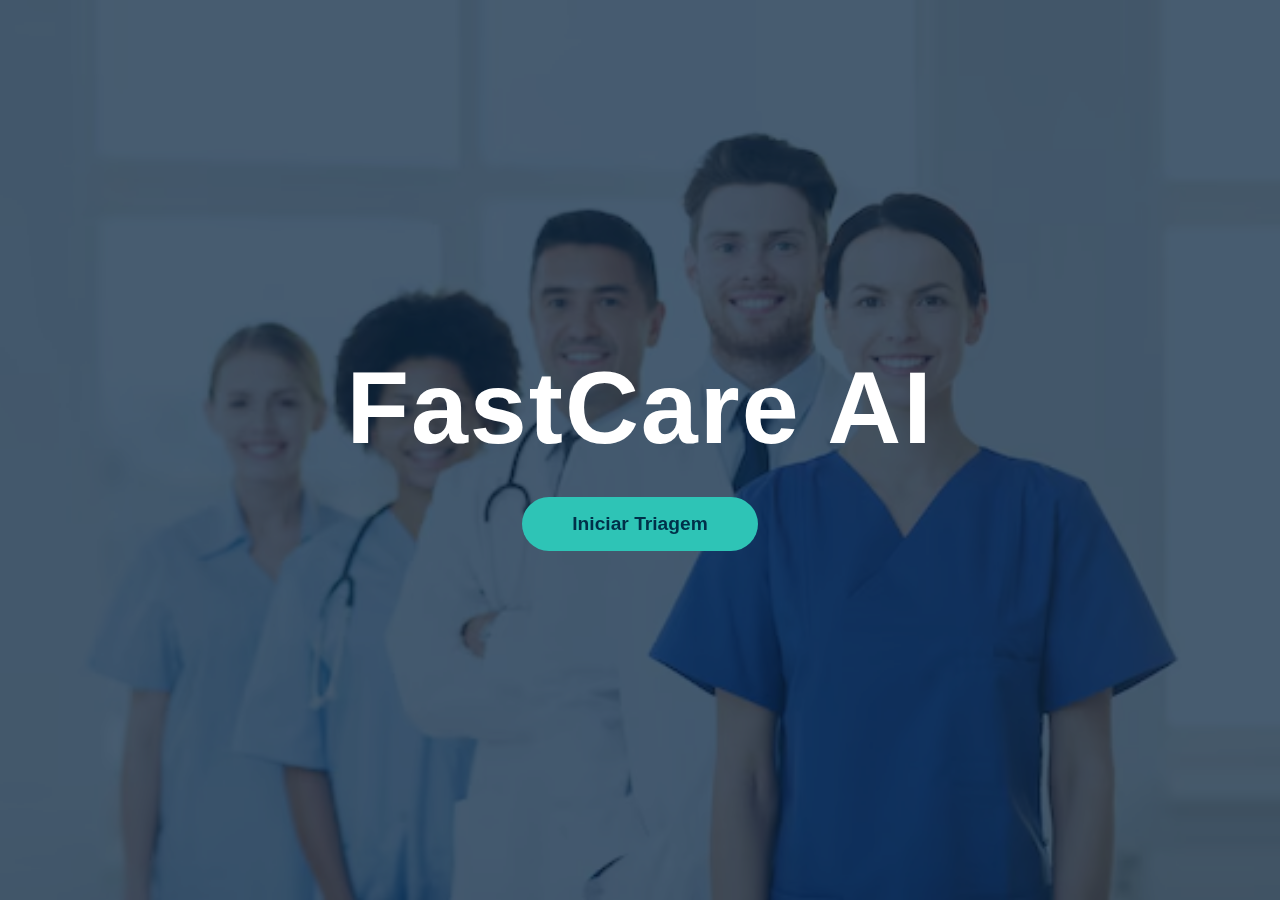
<file: frontend/index.html>
<!DOCTYPE html>
<html lang="pt-BR">
<head>
    <meta charset="UTF-8">
    <title>FastCare AI</title>
    <link rel="stylesheet" href="landing.css">
    <meta name="viewport" content="width=device-width, initial-scale=1.0">
</head>
<body>

<div class="slideshow">
    <div class="slide active"></div>
    <div class="slide"></div>
    <div class="slide"></div>
    <div class="slide"></div>
    <div class="slide"></div>
    <div class="slide"></div>
    <div class="slide"></div>
</div>

<div class="overlay"></div>

<div class="content">
    <h1>FastCare AI</h1>
    <a href="triagem.html" class="start-btn">Iniciar Triagem</a>
</div>

<script src="landing.js"></script>
</body>
</html>
</file>
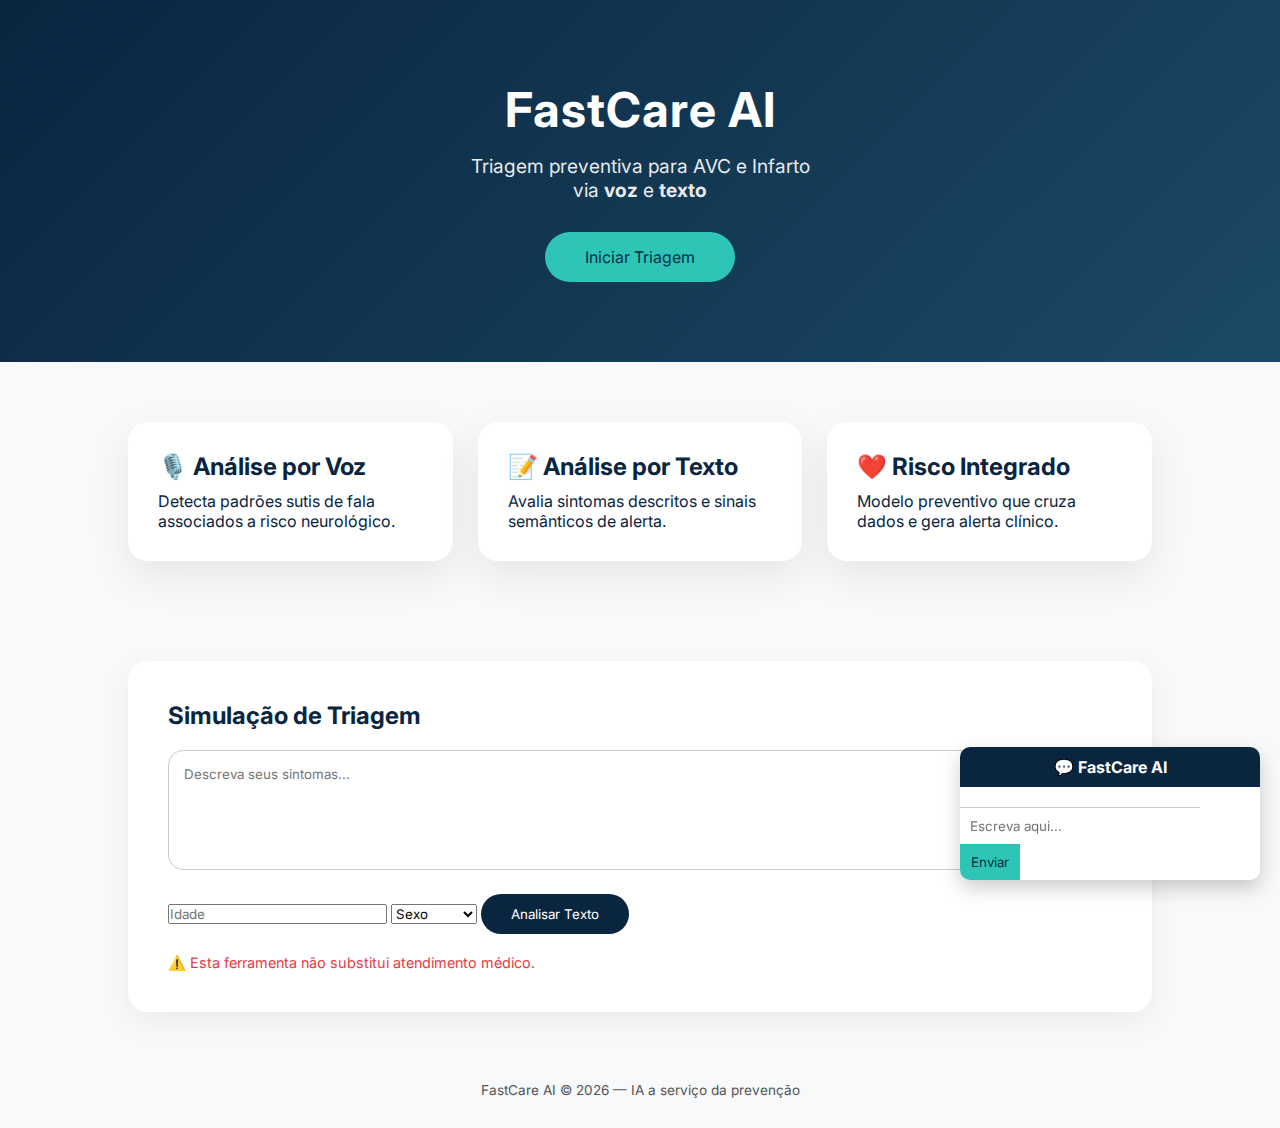
<file: frontend/triagem.html>
<!DOCTYPE html>
<html lang="pt-BR">
<head>
    <meta charset="UTF-8">
    <title>FastCare AI | Triagem Preventiva</title>
    <link rel="stylesheet" href="style.css">
    <meta name="viewport" content="width=device-width, initial-scale=1.0">
</head>
<body>

<header class="hero">
    <h1>FastCare AI</h1>
    <p>
        Triagem preventiva para AVC e Infarto<br>
        via <strong>voz</strong> e <strong>texto</strong>
    </p>
    <button class="cta">Iniciar Triagem</button>
</header>

<section class="cards">
    <div class="card">
        <h2>🎙️ Análise por Voz</h2>
        <p>Detecta padrões sutis de fala associados a risco neurológico.</p>
    </div>

    <div class="card">
        <h2>📝 Análise por Texto</h2>
        <p>Avalia sintomas descritos e sinais semânticos de alerta.</p>
    </div>

    <div class="card">
        <h2>❤️ Risco Integrado</h2>
        <p>Modelo preventivo que cruza dados e gera alerta clínico.</p>
    </div>
</section>
<section class="triage">
    <h2>Simulação de Triagem</h2>

    <textarea id="textoInput" placeholder="Descreva seus sintomas..."></textarea>

    <input type="number" id="idadeInput" placeholder="Idade">
    <select id="sexoInput">
        <option value="">Sexo</option>
        <option value="masculino">Masculino</option>
        <option value="feminino">Feminino</option>
    </select>

    <button class="secondary" id="btnTexto">Analisar Texto</button>

    <p class="disclaimer">
        ⚠️ Esta ferramenta não substitui atendimento médico.
    </p>
</section>

<footer>
    <p>FastCare AI © 2026 — IA a serviço da prevenção</p>
</footer>

<!-- Chatbot Widget -->
<div id="chatbot">
  <div id="chat-header">💬 FastCare AI</div>
  <div id="chat-body"></div>
  <input type="text" id="chat-input" placeholder="Escreva aqui..." />
  <button id="chat-send">Enviar</button>
</div>

<script src="app.js"></script>
<script src="chatbot.js"></script>

</body>
</html>
</file>
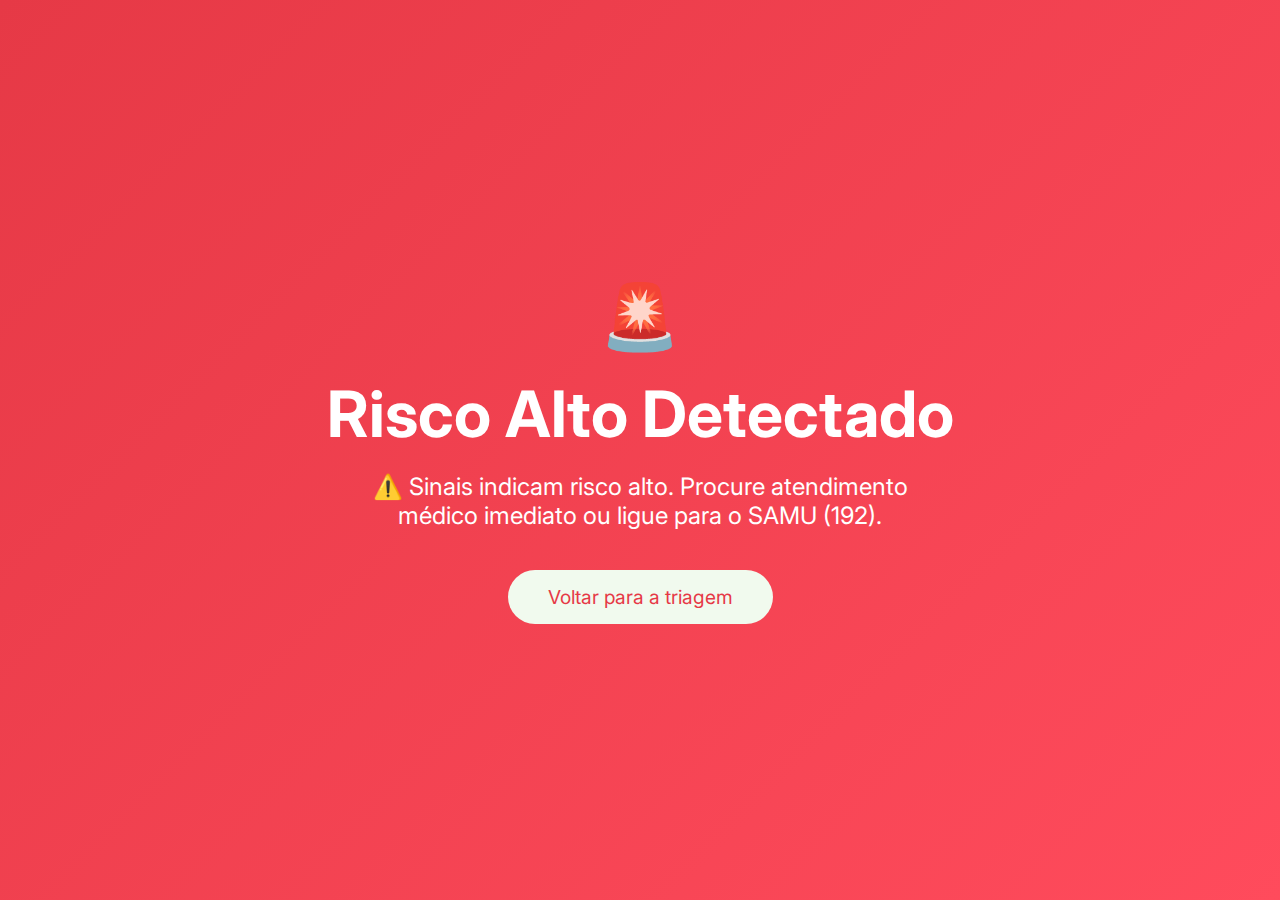
<file: frontend/triagem_alto.html>
<!DOCTYPE html>
<html lang="pt-BR">
<head>
    <meta charset="UTF-8">
    <title>FastCare AI | Risco Alto</title>
    <meta name="viewport" content="width=device-width, initial-scale=1.0">
    <link rel="stylesheet" href="style.css">
    <style>
        body {
            background: linear-gradient(135deg, #e63946, #ff4b5c);
            color: white;
            font-family: 'Inter', sans-serif;
            display: flex;
            flex-direction: column;
            justify-content: center;
            align-items: center;
            height: 100vh;
            text-align: center;
        }
        h1 { font-size: 4rem; margin-bottom: 20px; }
        p { font-size: 1.5rem; max-width: 600px; margin-bottom: 40px; }
        .btn-home {
            padding: 15px 40px;
            font-size: 1.2rem;
            border-radius: 30px;
            border: none;
            background: #f1faee;
            color: #e63946;
            cursor: pointer;
            transition: transform 0.2s ease;
        }
        .btn-home:hover { transform: scale(1.05); }
        .emoji { font-size: 4rem; margin-bottom: 20px; }
    </style>
</head>
<body>
    <div class="emoji">🚨</div>
    <h1>Risco Alto Detectado</h1>
    <p>⚠️ Sinais indicam risco alto. Procure atendimento médico imediato ou ligue para o SAMU (192).</p>
    <button class="btn-home" onclick="window.location.href='/'">Voltar para a triagem</button>
</body>
</html>
</file>
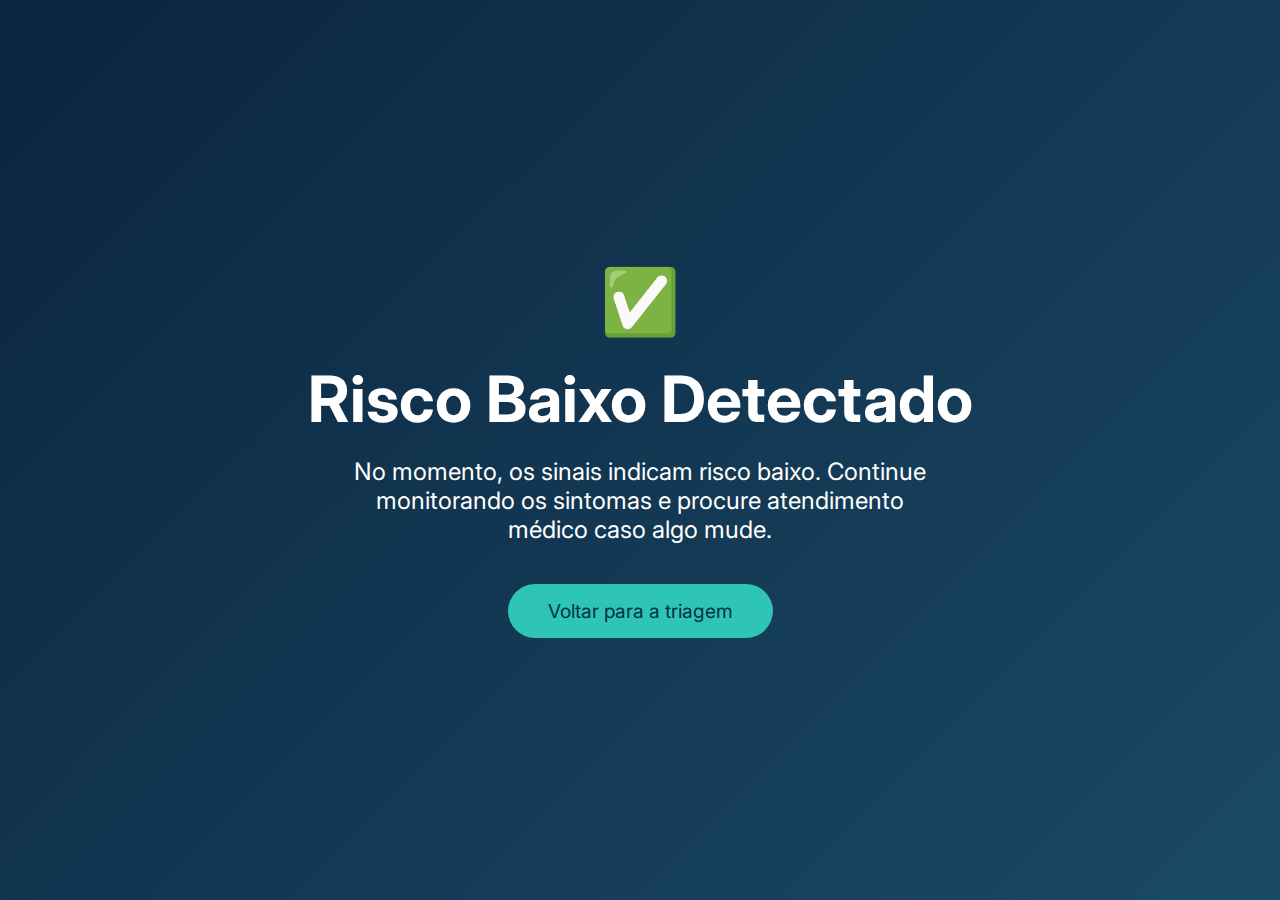
<file: frontend/triagem_baixo.html>
<!DOCTYPE html>
<html lang="pt-BR">
<head>
    <meta charset="UTF-8">
    <title>FastCare AI | Risco Baixo</title>
    <link rel="stylesheet" href="style.css">
    <meta name="viewport" content="width=device-width, initial-scale=1.0">
    <style>
        body {
            background: linear-gradient(135deg, #0a2540, #1b4965);
            color: white;
            font-family: 'Inter', sans-serif;
            display: flex;
            flex-direction: column;
            justify-content: center;
            align-items: center;
            height: 100vh;
            text-align: center;
        }

        h1 {
            font-size: 4rem;
            margin-bottom: 20px;
        }

        p {
            font-size: 1.5rem;
            max-width: 600px;
            margin-bottom: 40px;
        }

        .btn-home {
            padding: 15px 40px;
            font-size: 1.2rem;
            border-radius: 30px;
            border: none;
            background: #2ec4b6;
            color: #003049;
            cursor: pointer;
            transition: transform 0.2s ease;
        }

        .btn-home:hover {
            transform: scale(1.05);
        }

        .emoji {
            font-size: 4rem;
            margin-bottom: 20px;
        }
    </style>
</head>
<body>
    <div class="emoji">✅</div>
    <h1>Risco Baixo Detectado</h1>
    <p>
        No momento, os sinais indicam risco baixo. Continue monitorando os sintomas e procure atendimento médico caso algo mude.
    </p>
    <button class="btn-home" onclick="window.location.href='/'">
        Voltar para a triagem
    </button>
</body>
</html>
</file>
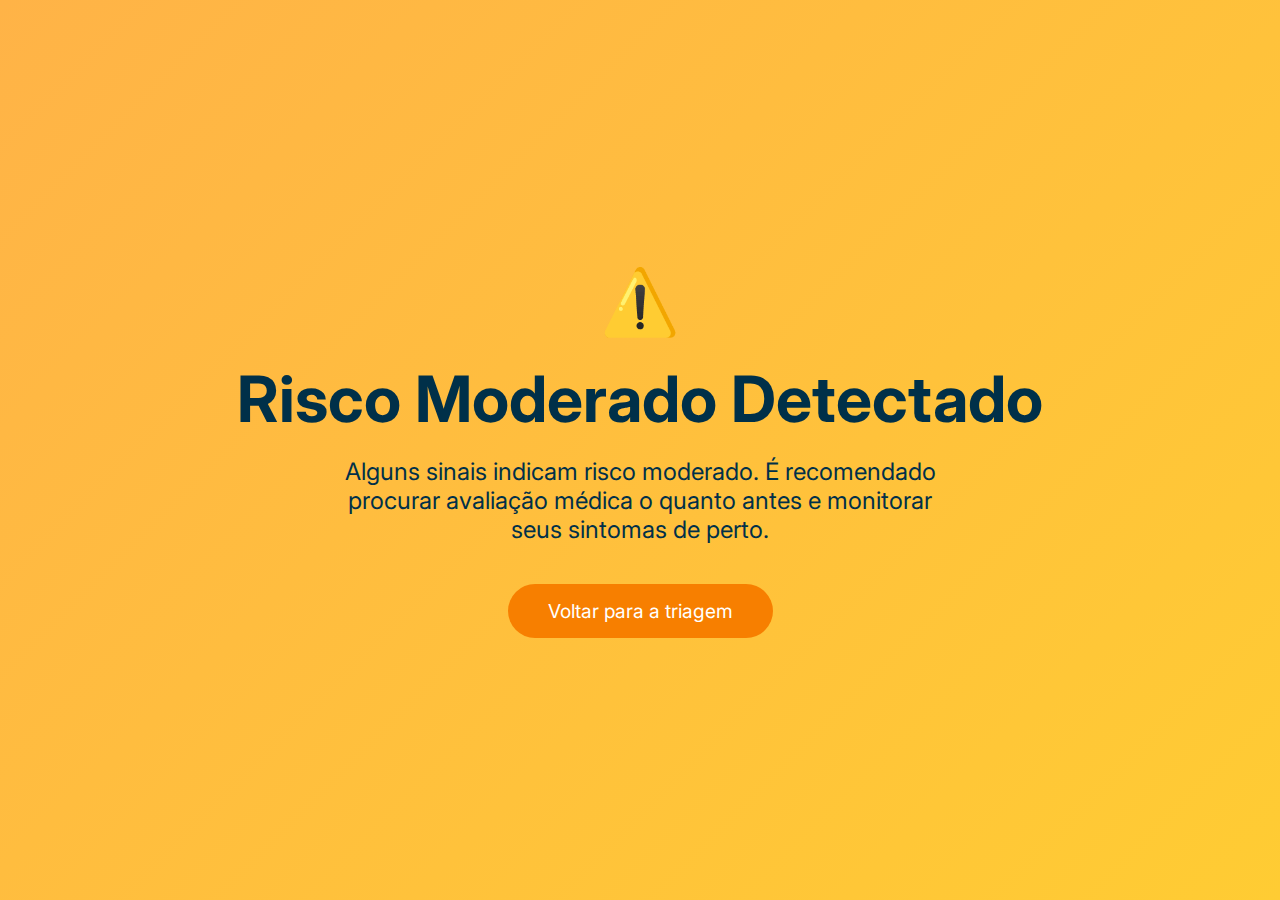
<file: frontend/triagem_moderado.html>
<!DOCTYPE html>
<html lang="pt-BR">
<head>
    <meta charset="UTF-8">
    <title>FastCare AI | Risco Moderado</title>
    <link rel="stylesheet" href="style.css">
    <meta name="viewport" content="width=device-width, initial-scale=1.0">
    <style>
        body {
            background: linear-gradient(135deg, #ffb347, #ffcc33); /* tons amarelos para alerta */
            color: #003049;
            font-family: 'Inter', sans-serif;
            display: flex;
            flex-direction: column;
            justify-content: center;
            align-items: center;
            height: 100vh;
            text-align: center;
        }

        h1 {
            font-size: 4rem;
            margin-bottom: 20px;
        }

        p {
            font-size: 1.5rem;
            max-width: 600px;
            margin-bottom: 40px;
        }

        .btn-home {
            padding: 15px 40px;
            font-size: 1.2rem;
            border-radius: 30px;
            border: none;
            background: #f77f00;
            color: #ffffff;
            cursor: pointer;
            transition: transform 0.2s ease;
        }

        .btn-home:hover {
            transform: scale(1.05);
        }

        .emoji {
            font-size: 4rem;
            margin-bottom: 20px;
        }
    </style>
</head>
<body>
    <div class="emoji">⚠️</div>
    <h1>Risco Moderado Detectado</h1>
    <p>
        Alguns sinais indicam risco moderado. É recomendado procurar avaliação médica o quanto antes e monitorar seus sintomas de perto.
    </p>
    <button class="btn-home" onclick="window.location.href='/'">
        Voltar para a triagem
    </button>
</body>
</html>
</file>
<file: frontend/landing.css>
* {
    margin: 0;
    padding: 0;
    box-sizing: border-box;
    font-family: 'Inter', sans-serif;
}

body, html {
    width: 100%;
    height: 100%;
    overflow: hidden;
}

/* SLIDES */
.slideshow {
    position: fixed;
    width: 100%;
    height: 100%;
}

.slide {
    position: absolute;
    width: 100%;
    height: 100%;
    background-size: cover;
    background-position: center;
    opacity: 0;
    transition: opacity 2s ease-in-out;
}

/* coloque suas 7 imagens aqui */
.slide:nth-child(1) { background-image: url("images/slide1.jpg"); }
.slide:nth-child(2) { background-image: url("images/slide2.jpg"); }
.slide:nth-child(3) { background-image: url("images/slide3.jpg"); }
.slide:nth-child(4) { background-image: url("images/slide4.jpg"); }
.slide:nth-child(5) { background-image: url("images/slide5.jpg"); }
.slide:nth-child(6) { background-image: url("images/slide6.jpg"); }
.slide:nth-child(7) { background-image: url("images/slide7.jpg"); }

.slide.active {
    opacity: 1;
}

/* FILTRO AZUL MARINHO */
.overlay {
    position: fixed;
    width: 100%;
    height: 100%;
    background: rgba(10, 37, 64, 0.75);
    z-index: 1;
}

/* CONTEÚDO */
.content {
    position: relative;
    z-index: 2;
    height: 100%;
    display: flex;
    flex-direction: column;
    justify-content: center;
    align-items: center;
    color: white;
    text-align: center;
}

.content h1 {
    font-size: clamp(3.5rem, 8vw, 7rem);
    letter-spacing: 2px;
    margin-bottom: 30px;
}

.start-btn {
    padding: 16px 50px;
    font-size: 1.2rem;
    border-radius: 40px;
    background: #2ec4b6;
    color: #003049;
    text-decoration: none;
    font-weight: 600;
    transition: transform 0.2s ease, box-shadow 0.2s ease;
}

.start-btn:hover {
    transform: scale(1.05);
    box-shadow: 0 10px 30px rgba(46, 196, 182, 0.4);
}
</file>
<file: frontend/style.css>
@import url('https://fonts.googleapis.com/css2?family=Inter:wght@300;500;700&display=swap');

:root {
    --primary: #0a2540;
    --accent: #2ec4b6;
    --light: #f8f9fa;
    --danger: #e63946;
}

* {
    margin: 0;
    padding: 0;
    box-sizing: border-box;
    font-family: 'Inter', sans-serif;
}

body {
    background: var(--light);
    color: var(--primary);
}

/* HERO */
.hero {
    background: linear-gradient(135deg, #0a2540, #1b4965);
    color: white;
    text-align: center;
    padding: 80px 20px;
}

.hero h1 {
    font-size: 3rem;
    letter-spacing: 1px;
}

.hero p {
    margin-top: 15px;
    font-size: 1.2rem;
    opacity: 0.9;
}

.cta {
    margin-top: 30px;
    padding: 15px 40px;
    font-size: 1rem;
    border: none;
    border-radius: 30px;
    background: var(--accent);
    color: #003049;
    cursor: pointer;
    transition: transform 0.2s ease;
}

.cta:hover {
    transform: scale(1.05);
}

/* CARDS */
.cards {
    display: grid;
    grid-template-columns: repeat(auto-fit, minmax(250px, 1fr));
    gap: 25px;
    padding: 60px 10%;
}

.card {
    background: white;
    border-radius: 20px;
    padding: 30px;
    box-shadow: 0 15px 40px rgba(0,0,0,0.08);
}

.card h2 {
    margin-bottom: 10px;
}

/* TRIAGEM */
.triage {
    background: #ffffff;
    margin: 40px 10%;
    padding: 40px;
    border-radius: 20px;
    box-shadow: 0 10px 30px rgba(0,0,0,0.06);
}

.triage h2 {
    margin-bottom: 20px;
}

textarea {
    width: 100%;
    height: 120px;
    padding: 15px;
    border-radius: 15px;
    border: 1px solid #ccc;
    resize: none;
    margin-bottom: 20px;
}

.secondary {
    padding: 12px 30px;
    border-radius: 25px;
    border: none;
    background: var(--primary);
    color: white;
    cursor: pointer;
}

.disclaimer {
    margin-top: 20px;
    font-size: 0.9rem;
    color: var(--danger);
}
.audio-upload {
  margin-top: 25px;
  display: flex;
  flex-direction: column;
  align-items: center;
  gap: 10px;
}


.btn-audio {
  background: linear-gradient(135deg, #1e88e5, #42a5f5);
  color: white;
  border: none;
  padding: 14px 22px;
  font-size: 16px;
  border-radius: 10px;
  cursor: pointer;
  transition: transform 0.2s ease, box-shadow 0.2s ease;
}

.btn-audio:hover {
  transform: scale(1.03);
  box-shadow: 0 6px 18px rgba(30, 136, 229, 0.4);
}

.audio-name {
  font-size: 14px;
  color: #444;
}

#chatbot {
    position: fixed;
    bottom: 20px;
    right: 20px;
    width: 300px;
    max-height: 400px;
    background: white;
    border-radius: 10px;
    box-shadow: 0 8px 20px rgba(0,0,0,0.2);
    display: flex;
    flex-direction: column;
    overflow: hidden;
    font-family: 'Inter', sans-serif;
    z-index: 1000;
}

#chat-header {
    background: var(--primary);
    color: white;
    padding: 10px;
    font-weight: 700;
    text-align: center;
}

#chat-body {
    flex: 1;
    padding: 10px;
    overflow-y: auto;
    font-size: 0.9rem;
}

#chat-input {
    padding: 10px;
    border: none;
    border-top: 1px solid #ccc;
    flex: none;
    width: calc(100% - 60px);
}

#chat-send {
    padding: 10px;
    border: none;
    background: var(--accent);
    color: #003049;
    cursor: pointer;
    flex: none;
    width: 60px;
}

/* FOOTER */
footer {
    text-align: center;
    padding: 30px;
    font-size: 0.85rem;
    color: #555;
}
</file>
